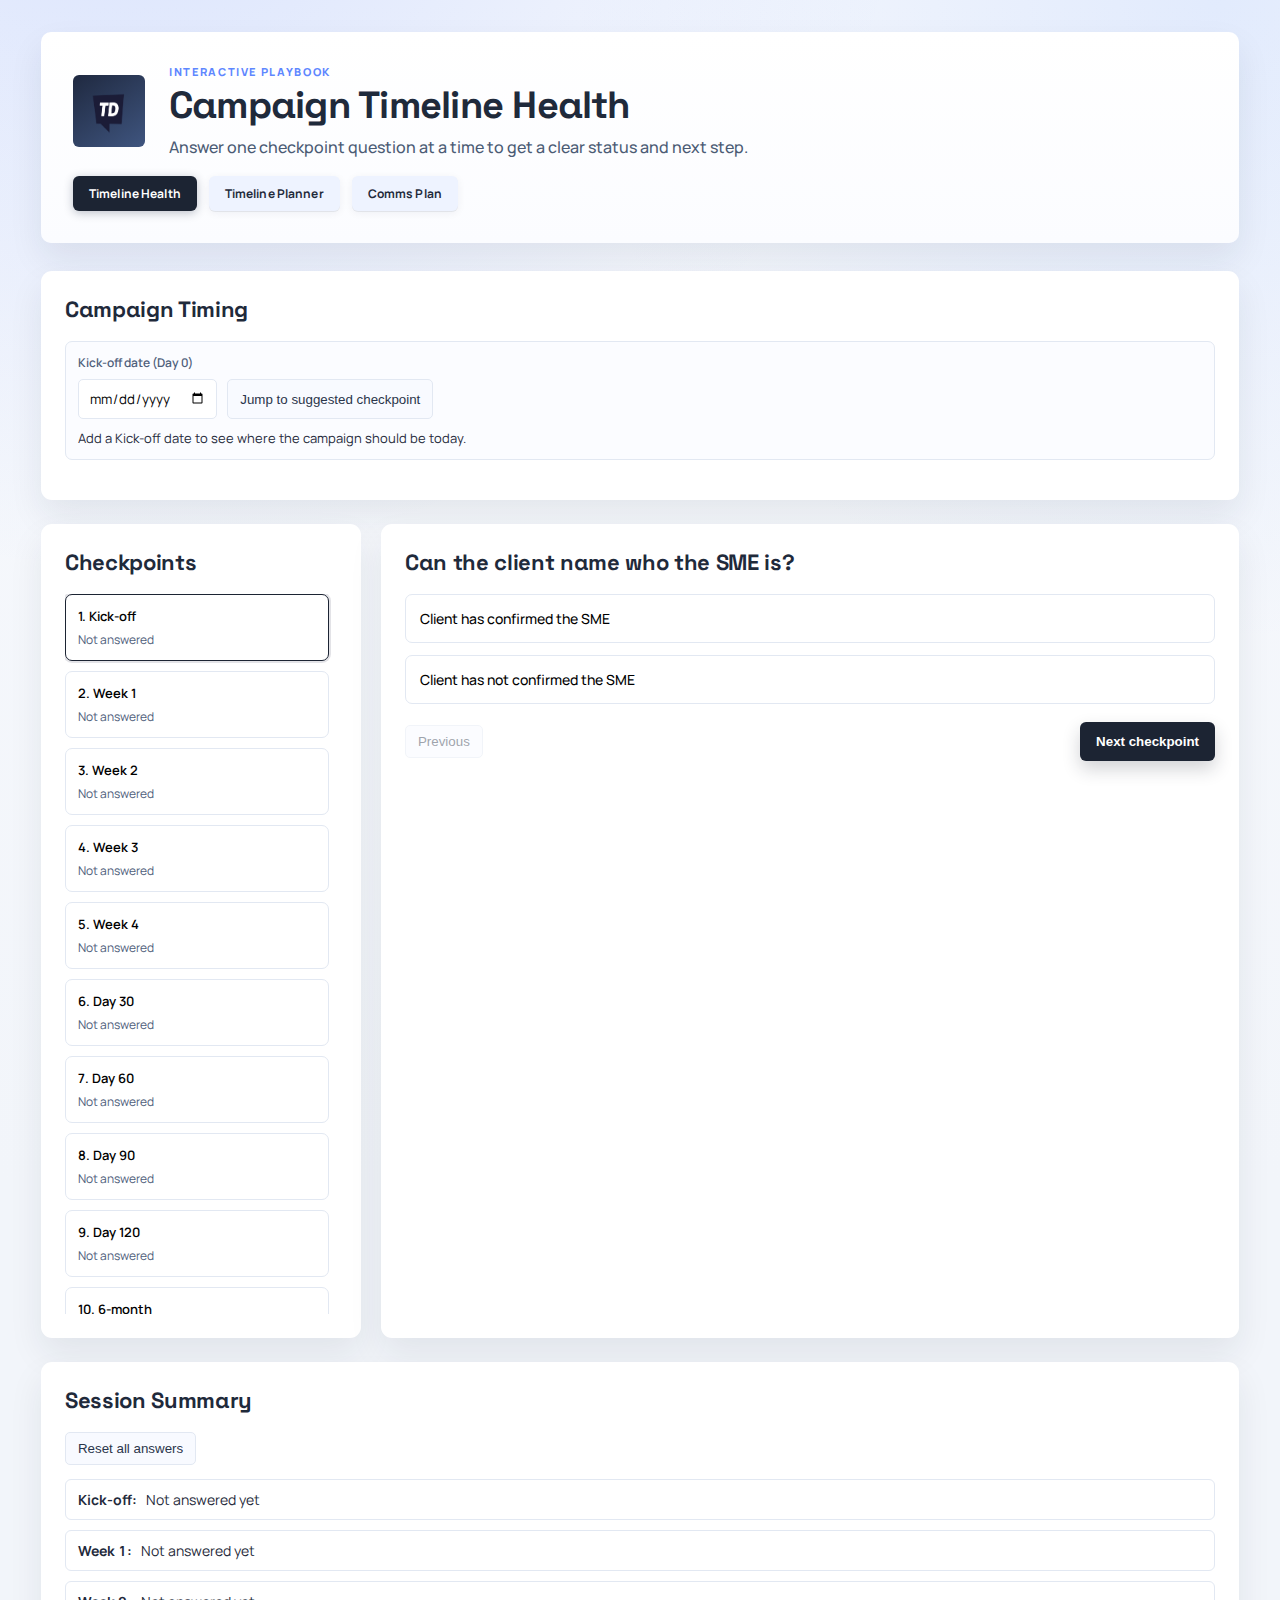
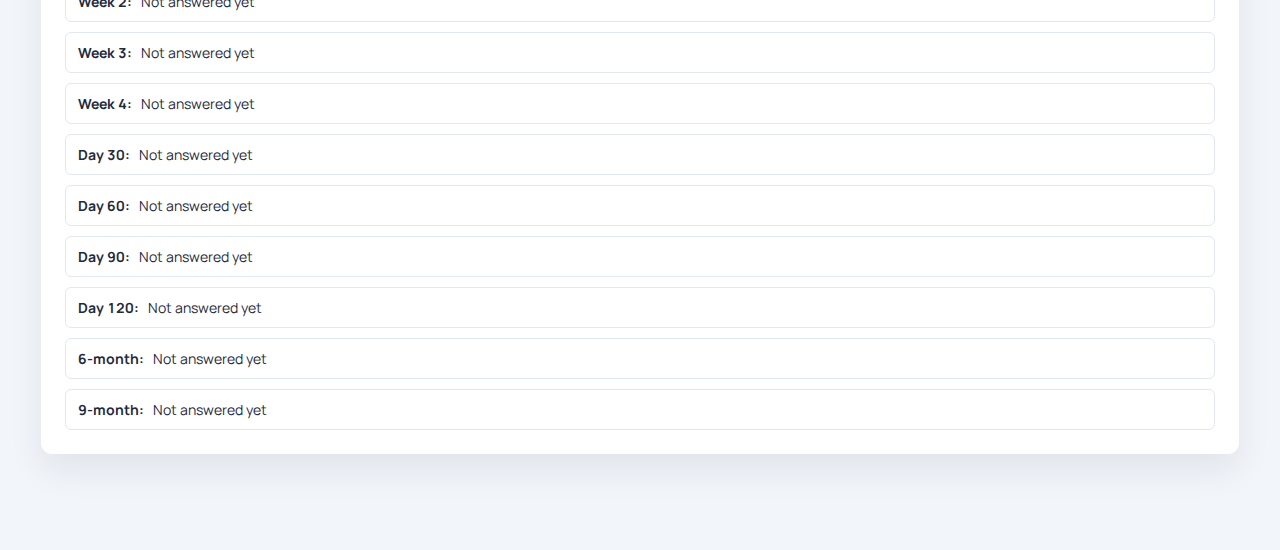
<file: index.html>
<!doctype html>
<html lang="en">
<head>
  <meta charset="utf-8" />
  <meta name="viewport" content="width=device-width, initial-scale=1" />
  <title>Campaign Timeline Health</title>
  <link rel="preconnect" href="https://fonts.googleapis.com">
  <link rel="preconnect" href="https://fonts.gstatic.com" crossorigin>
  <link href="https://fonts.googleapis.com/css2?family=Montserrat:wght@300;400;500;600;700&display=swap" rel="stylesheet">
  <link rel="stylesheet" href="playbook.css" />
  <link rel="stylesheet" href="decision-tool.css" />
</head>
<body>
  <div class="page">
    <header class="hero">
      <div class="brand">
        <img src="TodayDigital_Icon.png" alt="Today Digital" class="logo" />
        <div>
          <p class="eyebrow">Interactive Playbook</p>
          <h1>Campaign Timeline Health</h1>
          <p class="subtitle">Answer one checkpoint question at a time to get a clear status and next step.</p>
        </div>
      </div>
      <div class="nav-links">
        <a href="index.html" class="nav-link active">Timeline Health</a>
        <a href="timeline-planner.html" class="nav-link">Timeline Planner</a>
        <a href="comms.html" class="nav-link">Comms Plan</a>
      </div>
    </header>

    <section class="grid">
      <article class="card full">
        <header class="card-header">
          <h2>Campaign Timing</h2>
          <p>Set Kick-off date (Day 0) to calculate where the campaign should be now.</p>
        </header>
        <div class="card-body">
          <div class="ko-planner">
            <label for="koDateInput">Kick-off date (Day 0)</label>
            <div class="ko-controls">
              <input id="koDateInput" type="date" />
              <button id="jumpSuggested" class="ghost" type="button">Jump to suggested checkpoint</button>
            </div>
            <p id="koContext" class="ko-context">Add a Kick-off date to see where the campaign should be today.</p>
          </div>
        </div>
      </article>
    </section>

    <section class="decision-layout">
      <article class="card decision-rail">
        <header class="card-header">
          <h2>Checkpoints</h2>
          <p>Pick a checkpoint or follow in order.</p>
        </header>
        <div class="card-body" id="checkpointRail"></div>
      </article>

      <article class="card decision-main">
        <header class="card-header">
          <p class="eyebrow" id="checkpointLabel"></p>
          <h2 id="questionText"></h2>
          <p id="progressText" class="subtitle"></p>
        </header>

        <div class="card-body">
          <div id="optionsContainer" class="options-grid"></div>

          <div id="resultCard" class="result-card hidden">
            <div class="result-top">
              <h3 id="selectedAnswer"></h3>
              <span id="statusBadge" class="badge"></span>
            </div>
            <div class="result-copy" id="resultAction"></div>
          </div>

          <div class="decision-controls">
            <button id="prevBtn" class="ghost">Previous</button>
            <button id="nextBtn" class="primary-link">Next checkpoint</button>
          </div>
        </div>
      </article>
    </section>

    <section class="grid">
      <article class="card full">
        <header class="card-header">
          <h2>Session Summary</h2>
          <p>Track what has been answered and current status at each checkpoint.</p>
        </header>
        <div class="card-body">
          <div class="summary-controls">
            <button id="resetAll" class="ghost">Reset all answers</button>
          </div>
          <div id="summaryList" class="summary-list"></div>
        </div>
      </article>
    </section>
  </div>

  <script src="campaign-health-model.js"></script>
  <script src="decision-tool.js"></script>
</body>
</html>
</file>
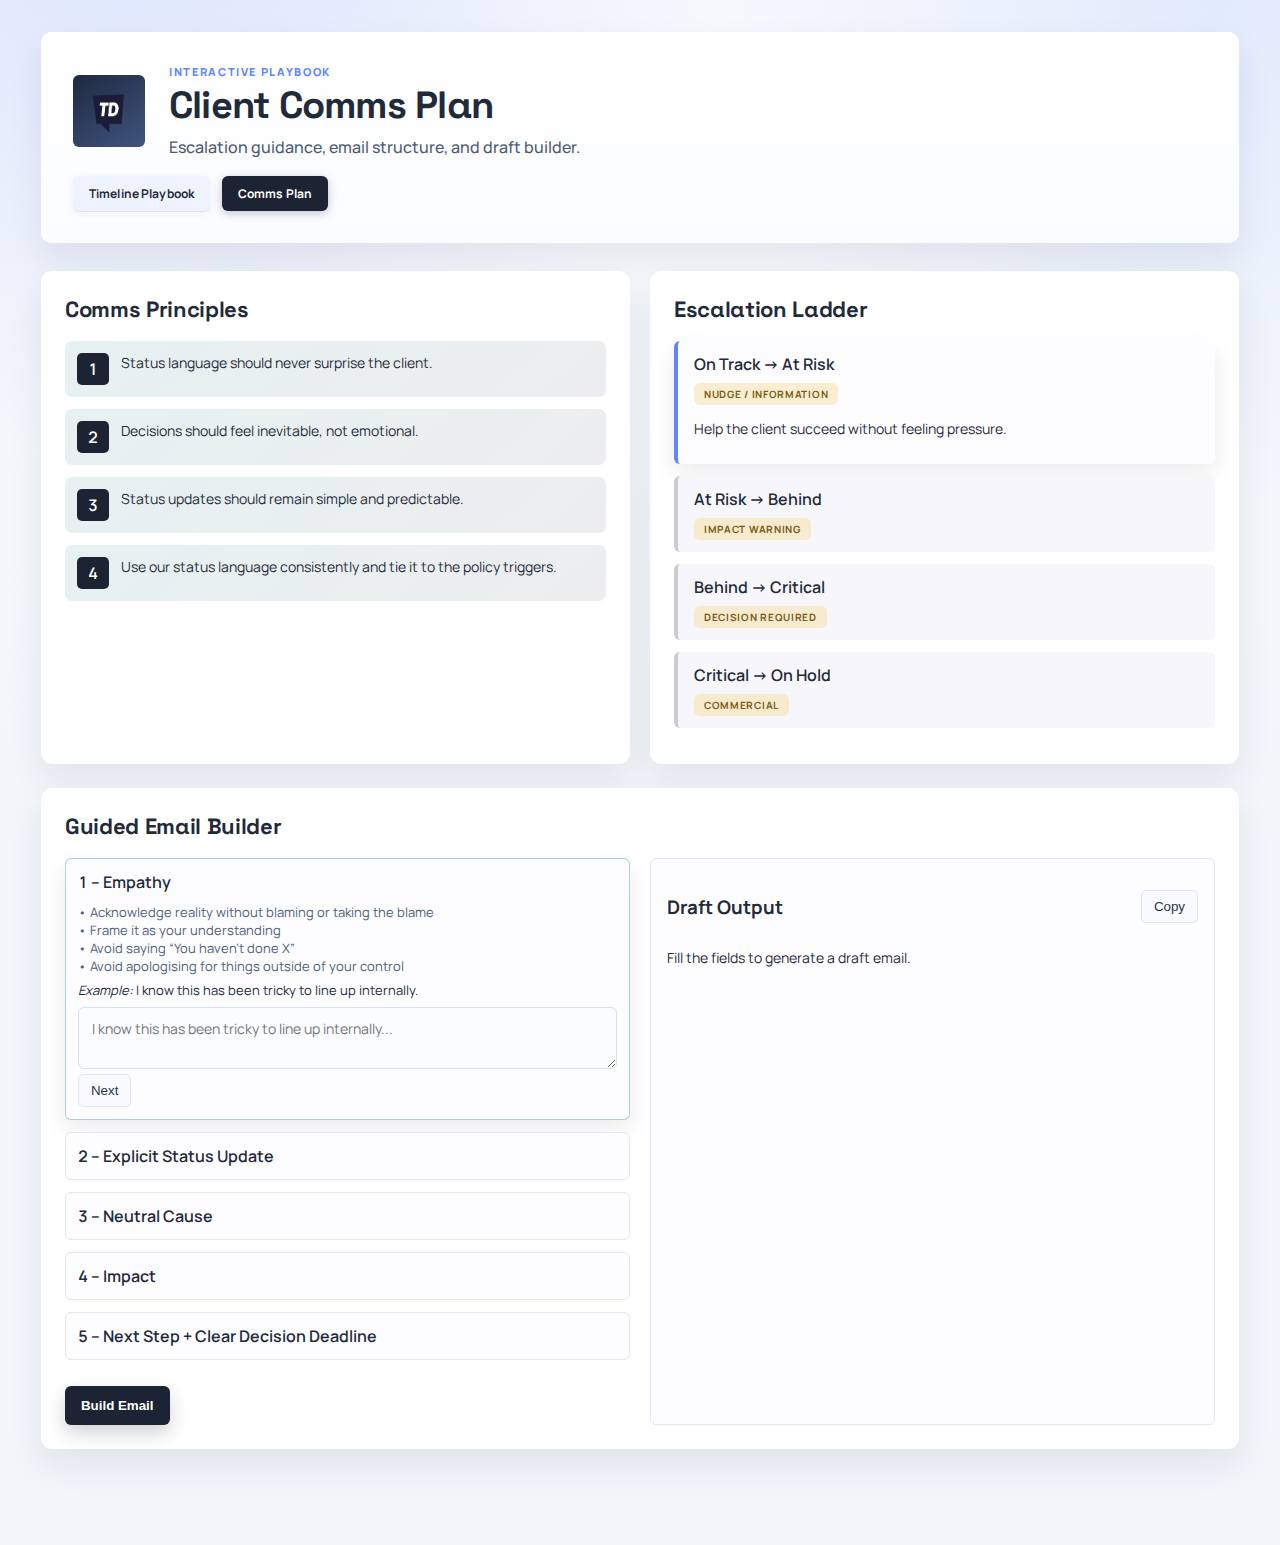
<file: comms.html>
<!doctype html>
<html lang="en">
<head>
  <meta charset="utf-8" />
  <meta name="viewport" content="width=device-width, initial-scale=1" />
  <title>Campaign Client Comms Plan</title>
  <link rel="preconnect" href="https://fonts.googleapis.com">
  <link rel="preconnect" href="https://fonts.gstatic.com" crossorigin>
  <link href="https://fonts.googleapis.com/css2?family=Montserrat:wght@300;400;500;600;700&display=swap" rel="stylesheet">
  <link rel="stylesheet" href="playbook.css" />
</head>
<body>
  <div class="page">
    <header class="hero">
      <div class="brand">
        <img src="TodayDigital_Icon.png" alt="Today Digital" class="logo" />
        <div>
          <p class="eyebrow">Interactive Playbook</p>
          <h1>Client Comms Plan</h1>
          <p class="subtitle">Escalation guidance, email structure, and draft builder.</p>
        </div>
      </div>
      <div class="nav-links">
        <a href="index.html" class="nav-link">Timeline Playbook</a>
        <a href="comms.html" class="nav-link active">Comms Plan</a>
      </div>
    </header>

    <section class="grid">
      <article class="card" id="notes">
        <header class="card-header">
          <h2>Comms Principles</h2>
          <p>Keep client status language predictable and fair.</p>
        </header>
        <div class="card-body" id="principles"></div>
      </article>

      <article class="card" id="escalationLadder">
        <header class="card-header">
          <h2>Escalation Ladder</h2>
          <p>Keep comms aligned with the escalation level.</p>
        </header>
        <div class="card-body" id="escalationSteps"></div>
      </article>
    </section>

    <section class="grid">
      <article class="card full" id="emailBuilder">
        <header class="card-header">
          <h2>Guided Email Builder</h2>
          <p>Each section includes guidance and an editable input.</p>
        </header>
        <div class="card-body builder">
          <div class="builder-form" id="guidedFields"></div>
          <div class="builder-output">
            <div class="output-header">
              <h3>Draft Output</h3>
              <button class="ghost" id="copyEmail">Copy</button>
            </div>
            <pre id="emailOutput">Fill the fields to generate a draft email.</pre>
          </div>
        </div>
      </article>
    </section>
  </div>

  <script src="comms.js"></script>
</body>
</html>
</file>
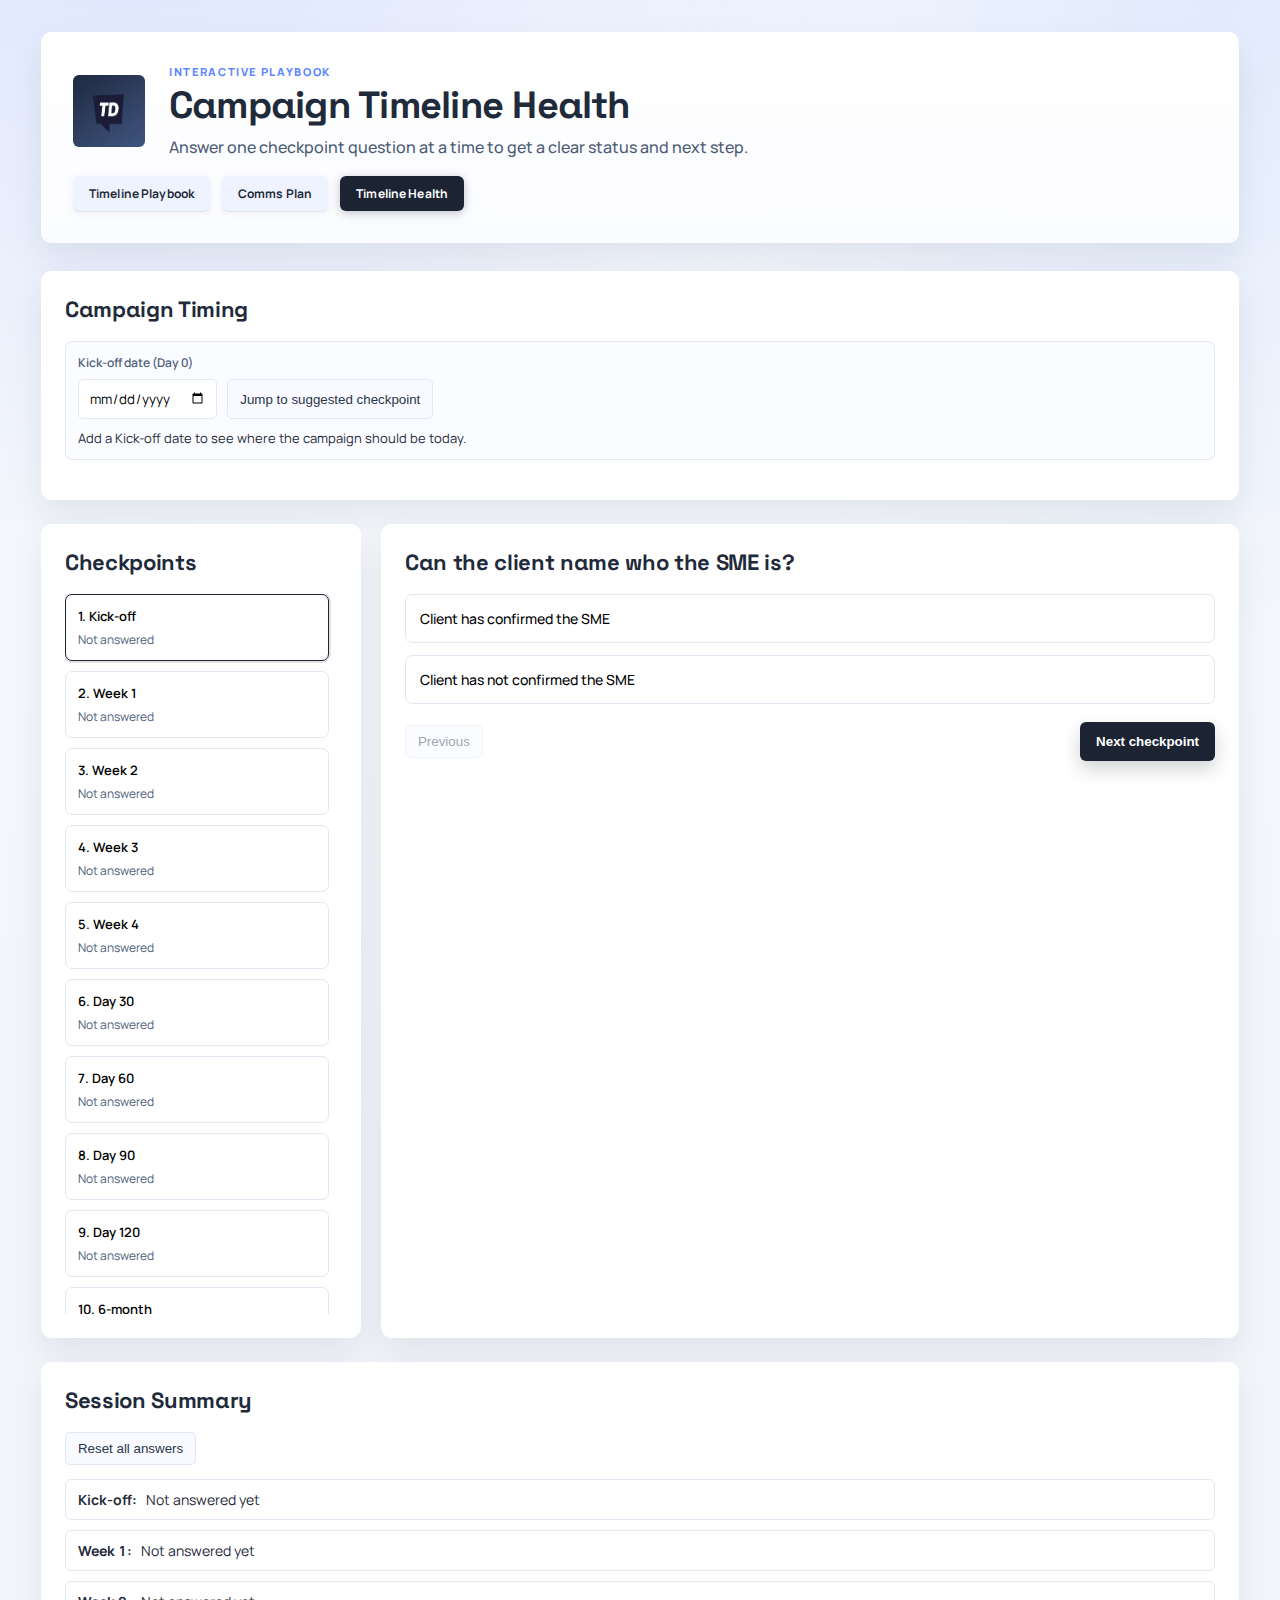
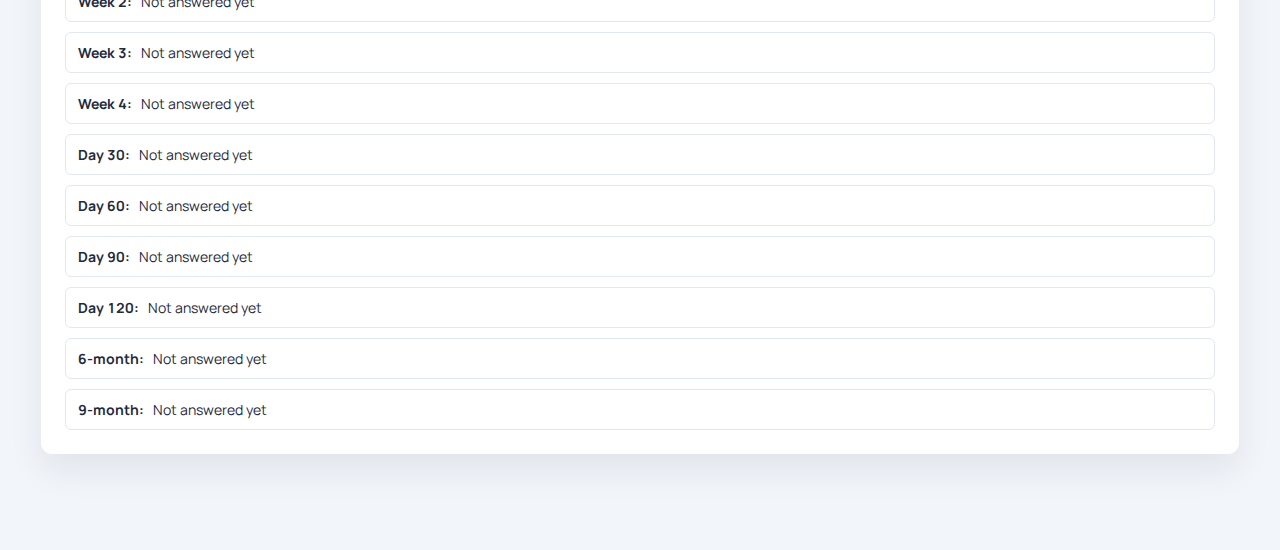
<file: decision-tool.html>
<!doctype html>
<html lang="en">
<head>
  <meta charset="utf-8" />
  <meta name="viewport" content="width=device-width, initial-scale=1" />
  <title>Campaign Timeline Health</title>
  <link rel="preconnect" href="https://fonts.googleapis.com">
  <link rel="preconnect" href="https://fonts.gstatic.com" crossorigin>
  <link href="https://fonts.googleapis.com/css2?family=Montserrat:wght@300;400;500;600;700&display=swap" rel="stylesheet">
  <link rel="stylesheet" href="playbook.css" />
  <link rel="stylesheet" href="decision-tool.css" />
</head>
<body>
  <div class="page">
    <header class="hero">
      <div class="brand">
        <img src="TodayDigital_Icon.png" alt="Today Digital" class="logo" />
        <div>
          <p class="eyebrow">Interactive Playbook</p>
          <h1>Campaign Timeline Health</h1>
          <p class="subtitle">Answer one checkpoint question at a time to get a clear status and next step.</p>
        </div>
      </div>
      <div class="nav-links">
        <a href="index.html" class="nav-link">Timeline Playbook</a>
        <a href="comms.html" class="nav-link">Comms Plan</a>
        <a href="decision-tool.html" class="nav-link active">Timeline Health</a>
      </div>
    </header>

    <section class="grid">
      <article class="card full">
        <header class="card-header">
          <h2>Campaign Timing</h2>
          <p>Set Kick-off date (Day 0) to calculate where the campaign should be now.</p>
        </header>
        <div class="card-body">
          <div class="ko-planner">
            <label for="koDateInput">Kick-off date (Day 0)</label>
            <div class="ko-controls">
              <input id="koDateInput" type="date" />
              <button id="jumpSuggested" class="ghost" type="button">Jump to suggested checkpoint</button>
            </div>
            <p id="koContext" class="ko-context">Add a Kick-off date to see where the campaign should be today.</p>
          </div>
        </div>
      </article>
    </section>

    <section class="decision-layout">
      <article class="card decision-rail">
        <header class="card-header">
          <h2>Checkpoints</h2>
          <p>Pick a checkpoint or follow in order.</p>
        </header>
        <div class="card-body" id="checkpointRail"></div>
      </article>

      <article class="card decision-main">
        <header class="card-header">
          <p class="eyebrow" id="checkpointLabel"></p>
          <h2 id="questionText"></h2>
          <p id="progressText" class="subtitle"></p>
        </header>

        <div class="card-body">
          <div id="optionsContainer" class="options-grid"></div>

          <div id="resultCard" class="result-card hidden">
            <div class="result-top">
              <h3 id="selectedAnswer"></h3>
              <span id="statusBadge" class="badge"></span>
            </div>
            <div class="result-copy" id="resultAction"></div>
          </div>

          <div class="decision-controls">
            <button id="prevBtn" class="ghost">Previous</button>
            <button id="nextBtn" class="primary-link">Next checkpoint</button>
          </div>
        </div>
      </article>
    </section>

    <section class="grid">
      <article class="card full">
        <header class="card-header">
          <h2>Session Summary</h2>
          <p>Track what has been answered and current status at each checkpoint.</p>
        </header>
        <div class="card-body">
          <div class="summary-controls">
            <button id="resetAll" class="ghost">Reset all answers</button>
          </div>
          <div id="summaryList" class="summary-list"></div>
        </div>
      </article>
    </section>
  </div>

  <script src="decision-tool.js"></script>
</body>
</html>
</file>
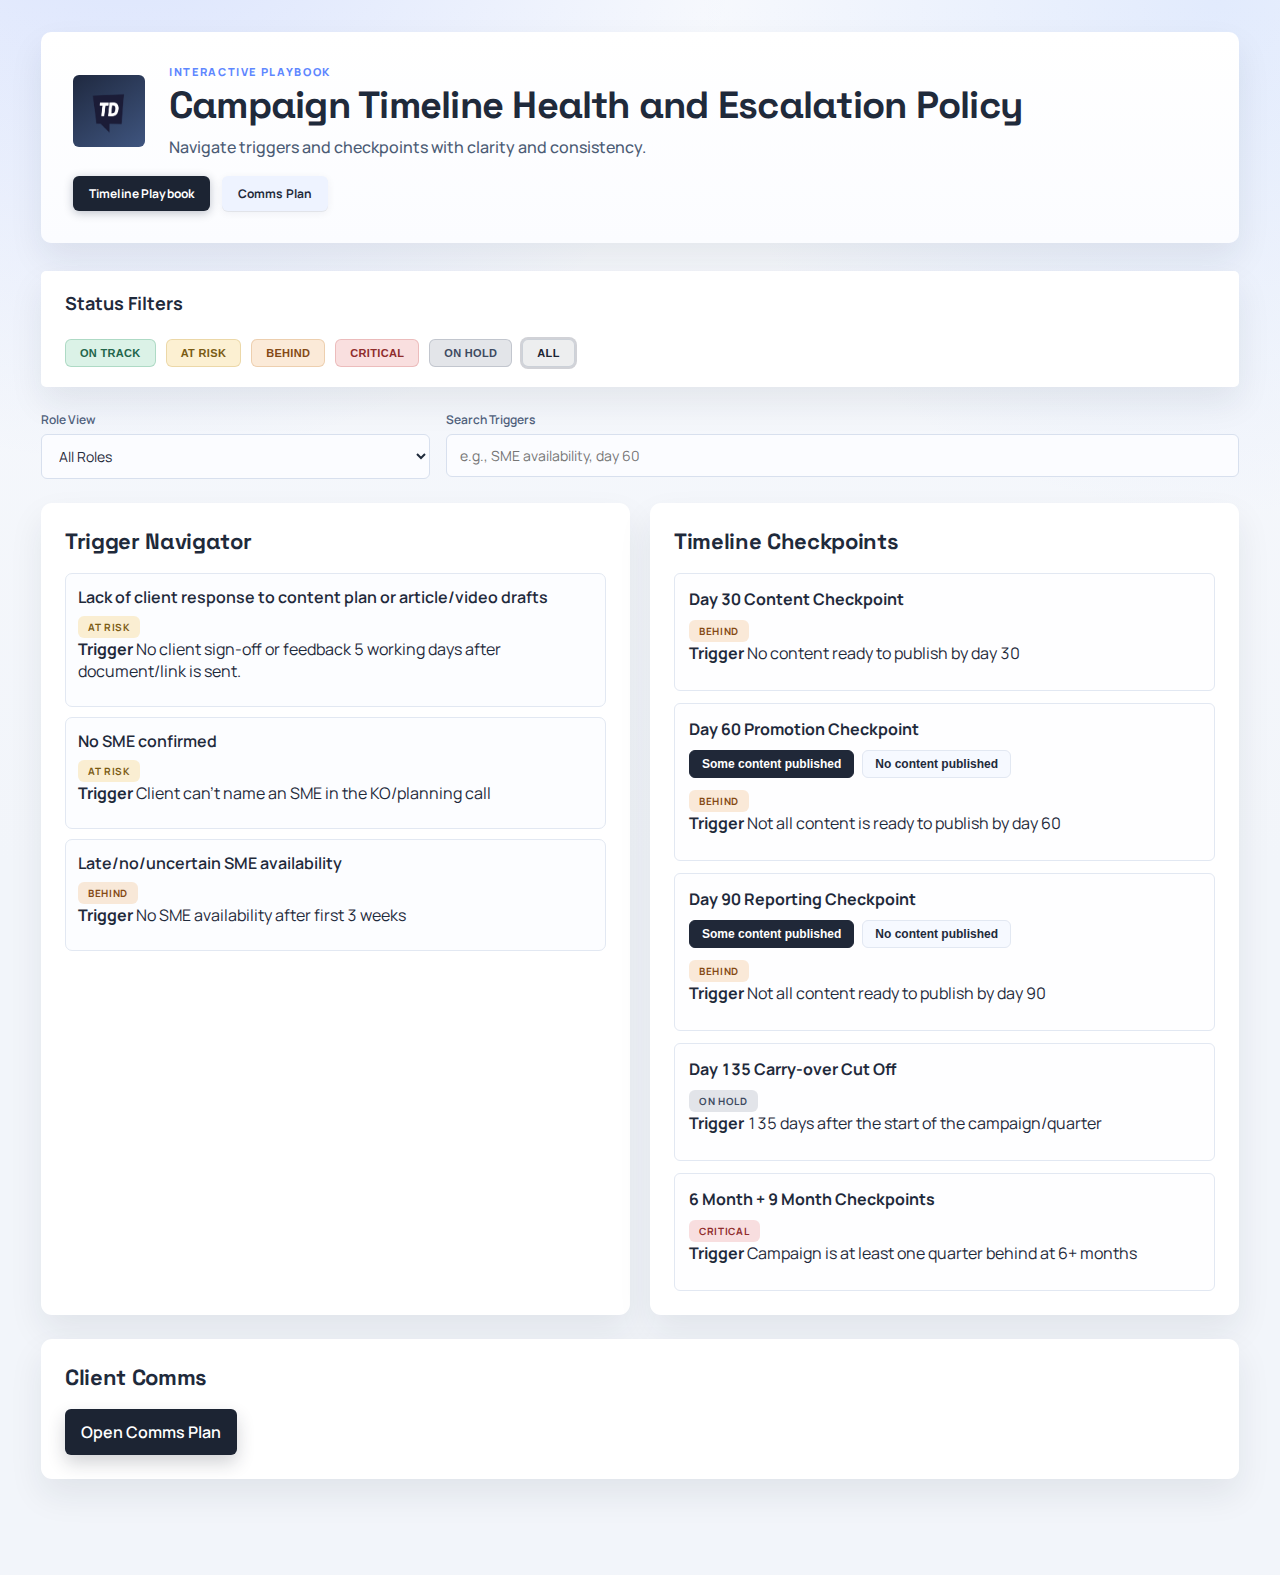
<file: playbook.html>
<!doctype html>
<html lang="en">
<head>
  <meta charset="utf-8" />
  <meta name="viewport" content="width=device-width, initial-scale=1" />
  <title>Campaign Timeline Health and Escalation Playbook</title>
  <link rel="preconnect" href="https://fonts.googleapis.com">
  <link rel="preconnect" href="https://fonts.gstatic.com" crossorigin>
  <link href="https://fonts.googleapis.com/css2?family=Montserrat:wght@300;400;500;600;700&display=swap" rel="stylesheet">
  <link rel="stylesheet" href="playbook.css" />
</head>
<body>
  <div class="page">
    <header class="hero">
      <div class="brand">
        <img src="TodayDigital_Icon.png" alt="Today Digital" class="logo" />
        <div>
          <p class="eyebrow">Interactive Playbook</p>
          <h1>Campaign Timeline Health and Escalation Policy</h1>
          <p class="subtitle">Navigate triggers and checkpoints with clarity and consistency.</p>
        </div>
      </div>
      <div class="nav-links">
        <a href="playbook.html" class="nav-link active">Timeline Playbook</a>
        <a href="comms.html" class="nav-link">Comms Plan</a>
      </div>
    </header>

    <section class="status-section">
      <h2>Status Filters</h2>
      <div class="status-bar" id="statusBar">
        <button class="status-chip status-ontrack" data-status="On Track">On Track</button>
        <button class="status-chip status-risk" data-status="At Risk">At Risk</button>
        <button class="status-chip status-behind" data-status="Behind">Behind</button>
        <button class="status-chip status-critical" data-status="Critical">Critical</button>
        <button class="status-chip status-hold" data-status="On Hold">On Hold</button>
        <button class="status-chip status-all active" data-status="all">All</button>
      </div>
    </section>

    <section class="controls">
      <div class="control">
        <label for="roleFilter">Role View</label>
        <select id="roleFilter">
          <option value="all">All Roles</option>
          <option value="CSM">CSM</option>
          <option value="AM">AM</option>
          <option value="CC">CC</option>
        </select>
      </div>
      <div class="control grow">
        <label for="searchInput">Search Triggers</label>
        <input id="searchInput" type="search" placeholder="e.g., SME availability, day 60" />
      </div>
    </section>

    <section class="grid">
      <article class="card" id="triggerNavigator">
        <header class="card-header">
          <h2>Trigger Navigator</h2>
          <p>Pick a delay trigger to see status, impact, and actions.</p>
        </header>
        <div class="card-body">
          <div class="trigger-list" id="triggerList"></div>
        </div>
      </article>

      <article class="card" id="timelineFlow">
        <header class="card-header">
          <h2>Timeline Checkpoints</h2>
          <p>Day 30, 60, 90, 135 and 6–9 month decision points.</p>
        </header>
        <div class="card-body timeline" id="timelineContainer"></div>
      </article>
    </section>

    <section class="grid">
      <article class="card full">
        <header class="card-header">
          <h2>Client Comms</h2>
          <p>Need the comms plan, escalation ladder, or email builder? Head to the comms page.</p>
        </header>
        <div class="card-body">
          <a class="primary-link" href="comms.html">Open Comms Plan</a>
        </div>
      </article>
    </section>
  </div>

  <script src="playbook.js"></script>
</body>
</html>
</file>
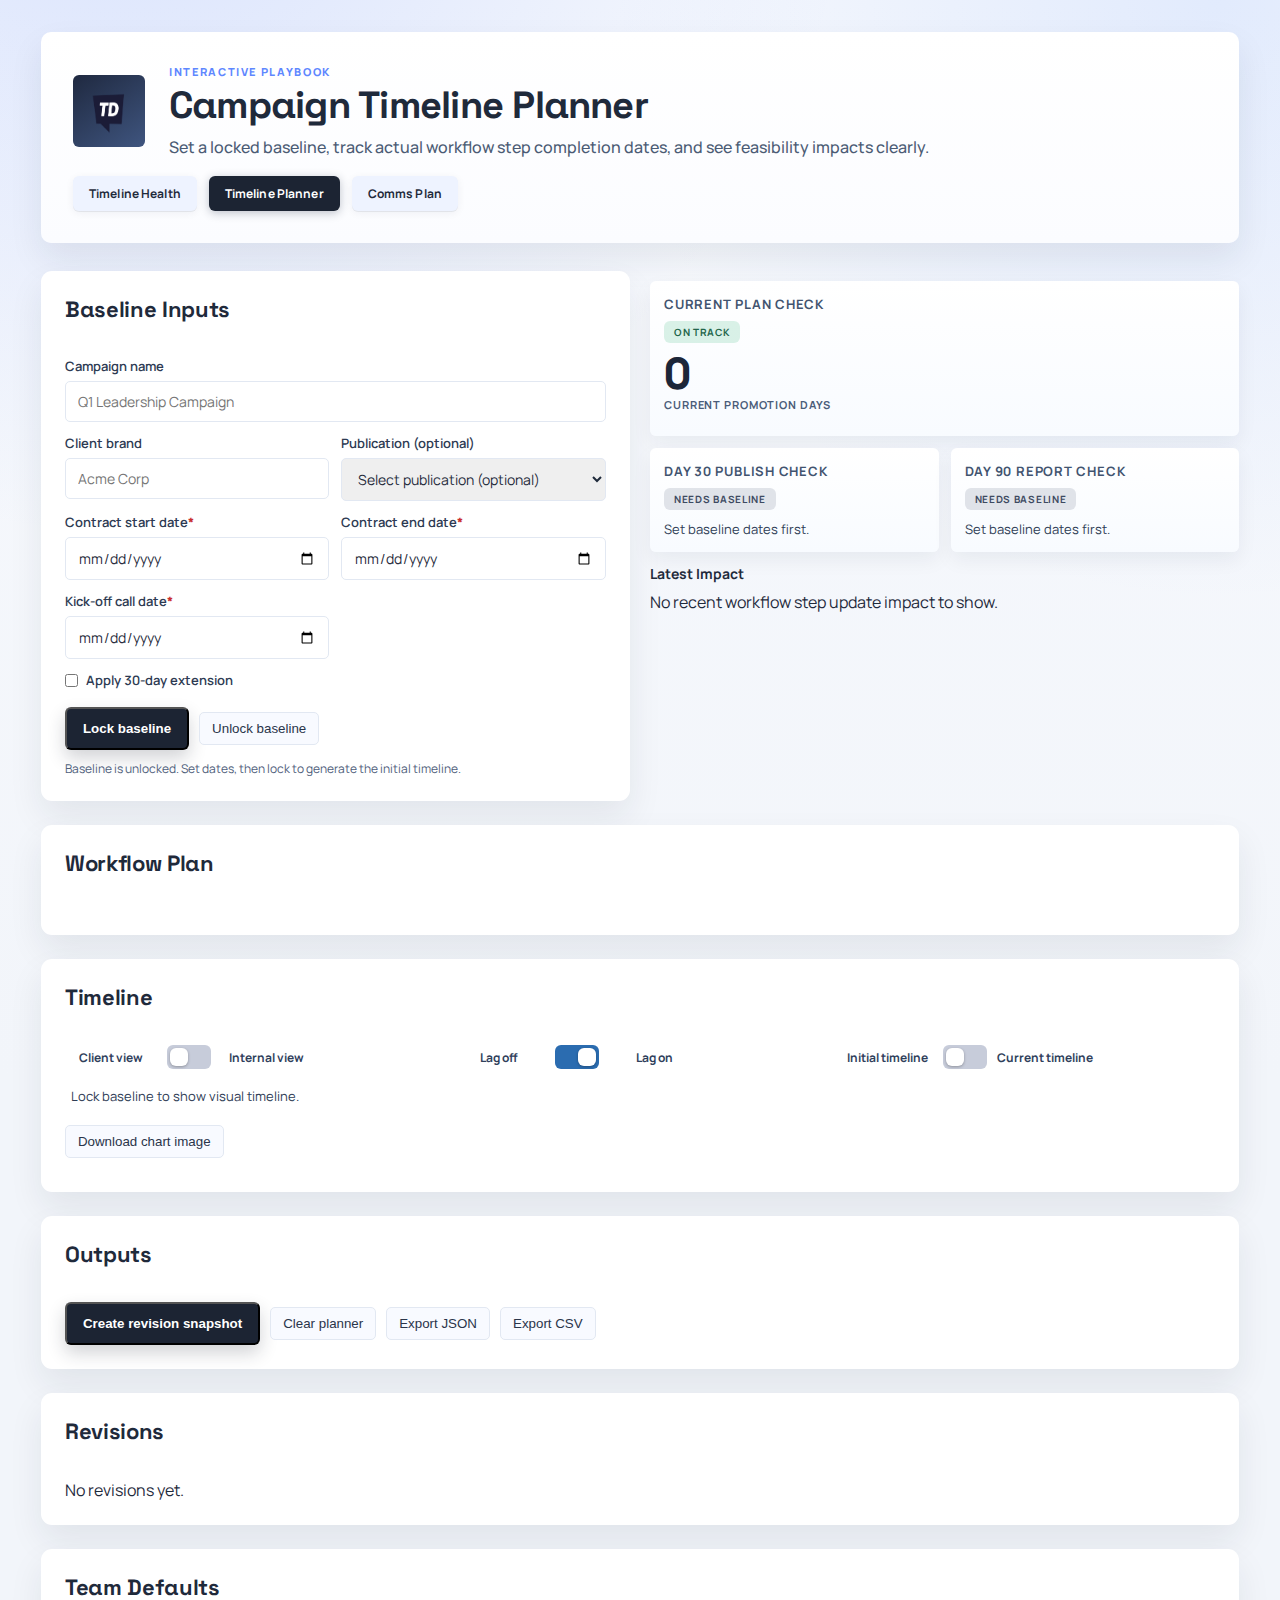
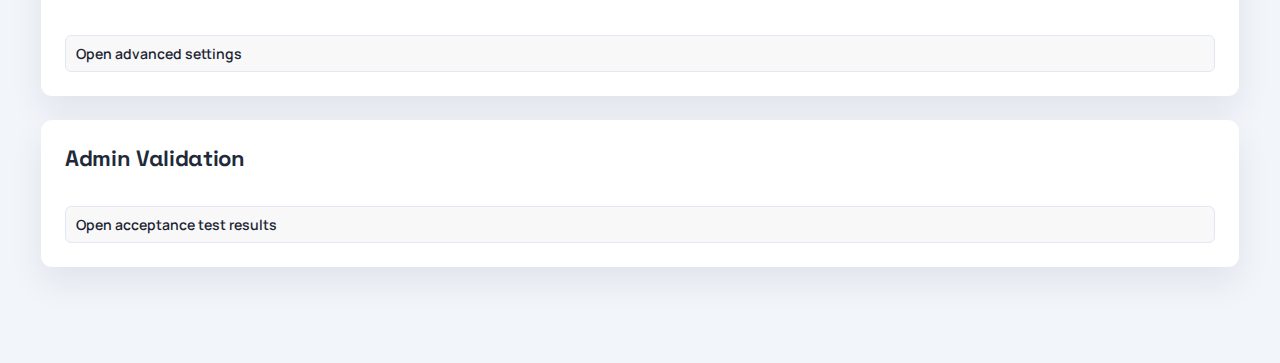
<file: timeline-planner.html>
<!doctype html>
<html lang="en">
<head>
  <meta charset="utf-8" />
  <meta name="viewport" content="width=device-width, initial-scale=1" />
  <title>Campaign Timeline Planner</title>
  <link rel="preconnect" href="https://fonts.googleapis.com">
  <link rel="preconnect" href="https://fonts.gstatic.com" crossorigin>
  <link href="https://fonts.googleapis.com/css2?family=Montserrat:wght@300;400;500;600;700&display=swap" rel="stylesheet">
  <link rel="stylesheet" href="playbook.css" />
  <link rel="stylesheet" href="timeline-planner.css" />
</head>
<body>
  <div class="page">
    <header class="hero">
      <div class="brand">
        <img src="TodayDigital_Icon.png" alt="Today Digital" class="logo" />
        <div>
          <p class="eyebrow">Interactive Playbook</p>
          <h1>Campaign Timeline Planner</h1>
          <p class="subtitle">Set a locked baseline, track actual workflow step completion dates, and see feasibility impacts clearly.</p>
        </div>
      </div>
      <div class="nav-links">
        <a href="index.html" class="nav-link">Timeline Health</a>
        <a href="timeline-planner.html" class="nav-link active">Timeline Planner</a>
        <a href="comms.html" class="nav-link">Comms Plan</a>
      </div>
    </header>

    <section class="grid planner-grid">
      <article class="card">
        <header class="card-header">
          <h2>Baseline Inputs</h2>
          <p>Enter contracted dates and KO once, then lock them. These dates drive the initial timeline.</p>
        </header>
        <div class="card-body form-grid">
          <label class="full-row">Campaign name
            <input id="campaignName" type="text" placeholder="Q1 Leadership Campaign" />
          </label>
          <div class="meta-pair">
            <label>Client brand
              <input id="clientBrand" type="text" placeholder="Acme Corp" />
            </label>
            <label>Publication (optional)
              <select id="publication">
                <option value="">Select publication (optional)</option>
                <option value="CX Today">CX Today</option>
                <option value="UC Today">UC Today</option>
              </select>
            </label>
          </div>
          <div class="date-pair">
            <label><span class="label-text">Contract start date<span class="required-star">*</span></span>
              <input id="contractStartDate" type="date" />
            </label>
            <label><span class="label-text">Contract end date<span class="required-star">*</span></span>
              <input id="contractEndDate" type="date" />
            </label>
          </div>
          <label><span class="label-text">Kick-off call date<span class="required-star">*</span></span>
            <input id="kickoffDate" type="date" />
          </label>
          <div class="extension-pair">
            <label class="check-row"><input id="extension30Days" type="checkbox" /> Apply 30-day extension</label>
          </div>
        </div>
        <div class="card-body actions-row">
          <button id="lockBaseline" class="primary-link" type="button">Lock baseline</button>
          <button id="unlockBaseline" class="ghost" type="button">Unlock baseline</button>
          <span id="baselineLockState" class="save-hint"></span>
        </div>
      </article>
      <section class="impact-panel">
        <div class="impact-body">
          <div id="statusCards" class="status-cards"></div>
          <div class="impact-wrap">
            <h3 class="mini-title">Latest Impact</h3>
            <div id="impactSummary"></div>
          </div>
        </div>
      </section>
    </section>

    <section class="grid">
      <article class="card full">
        <header class="card-header">
          <h2>Workflow Plan</h2>
          <p>Use one view for initial windows, actual completion dates, variance, and current completion.</p>
        </header>
        <div class="card-body">
          <div id="workflowTrackerTable"></div>
        </div>
      </article>
    </section>

    <section class="grid">
      <article class="card full">
        <header class="card-header">
          <h2>Timeline</h2>
          <p>Full-width phase bands for Production, Promotion, and Reporting, with workflow timing and completion markers.</p>
        </header>
        <div class="card-body">
          <div class="chart-controls">
            <label class="toggle-row toggle-pair">
              <span class="toggle-side">Client view</span>
              <span class="switch"><input id="chartInternalView" type="checkbox" /><span class="slider"></span></span>
              <span class="toggle-side">Internal view</span>
            </label>
            <label class="toggle-row toggle-pair">
              <span class="toggle-side">Lag off</span>
              <span class="switch"><input id="showLagOnCharts" type="checkbox" checked /><span class="slider"></span></span>
              <span class="toggle-side">Lag on</span>
            </label>
            <label class="toggle-row toggle-pair">
              <span class="toggle-side">Initial timeline</span>
              <span class="switch"><input id="showProjectedOnCharts" type="checkbox" /><span class="slider"></span></span>
              <span class="toggle-side">Current timeline</span>
            </label>
          </div>
          <div id="timelineVisualMain" class="timeline-visual"></div>
          <div class="timeline-actions">
            <button id="downloadMainChart" class="ghost" type="button">Download chart image</button>
          </div>
        </div>
      </article>
    </section>

    <section class="grid">
      <article class="card full">
        <header class="card-header">
          <h2>Outputs</h2>
          <p>Export baseline + initial + actual timeline data, or capture a revision snapshot.</p>
        </header>
        <div class="card-body actions-row">
          <button id="createRevision" class="primary-link" type="button">Create revision snapshot</button>
          <button id="resetPlanner" class="ghost" type="button">Clear planner</button>
          <button id="exportJson" class="ghost" type="button">Export JSON</button>
          <button id="exportCsv" class="ghost" type="button">Export CSV</button>
          <span id="saveHint" class="save-hint"></span>
        </div>
      </article>
    </section>

    <section class="grid">
      <article class="card full">
        <header class="card-header">
          <h2>Revisions</h2>
          <p>Snapshots preserve baseline, policy, and current state over time.</p>
        </header>
        <div class="card-body" id="revisionsList"></div>
      </article>
    </section>

    <section class="grid">
      <article class="card full">
        <header class="card-header">
          <h2>Team Defaults</h2>
          <p>Advanced settings for admins. Most CSMs can keep defaults.</p>
        </header>
        <div class="card-body">
          <details class="advanced-panel">
            <summary>Open advanced settings</summary>
            <div class="form-grid advanced-grid">
              <label class="check-row"><input id="useBusinessDays" type="checkbox" /> Use business days in date offsets (UK bank holidays + Christmas shutdown excluded)</label>
            </div>
          </details>
        </div>
      </article>
    </section>

    <section class="grid">
      <article class="card full">
        <header class="card-header">
          <h2>Admin Validation</h2>
          <p>Optional acceptance tests for planner integrity.</p>
        </header>
        <div class="card-body">
          <details class="advanced-panel">
            <summary>Open acceptance test results</summary>
            <div class="actions-row">
              <button id="runTests" class="ghost" type="button">Run acceptance tests</button>
            </div>
            <div id="testResults">Not run yet.</div>
          </details>
        </div>
      </article>
    </section>
  </div>

  <script src="timeline-planner.js"></script>
</body>
</html>
</file>
<file: playbook.css>
@import url("https://fonts.googleapis.com/css2?family=Manrope:wght@400;500;600;700;800&family=Space+Grotesk:wght@500;600;700&display=swap");

:root {
  --primary: #1c2433;
  --secondary: #5e87ff;
  --white: #ffffff;
  --bg: #f2f5fa;
  --text: #1f2a3b;
  --muted: #4f607b;
  --border: #e2e8f2;
  --shadow: 0 16px 34px rgba(22, 34, 54, 0.08);
  --status-green: #4cbf88;
  --status-yellow: #f3c95d;
  --status-orange: #f0a95a;
  --status-red: #e47a7a;
  --status-dark: #7e899d;
}

* {
  box-sizing: border-box;
}

body {
  margin: 0;
  font-family: "Manrope", sans-serif;
  color: var(--text);
  background:
    radial-gradient(circle at 10% -10%, rgba(94, 135, 255, 0.2), transparent 30%),
    radial-gradient(circle at 95% 0%, rgba(129, 170, 255, 0.18), transparent 26%),
    linear-gradient(180deg, #f7f9fd 0%, var(--bg) 55%);
  font-feature-settings: "tnum" 1, "ss01" 1;
}

.page {
  width: 100%;
  max-width: none;
  margin: 0;
  padding: 32px clamp(16px, 3.2vw, 44px) 72px;
}

.hero {
  background: linear-gradient(180deg, #ffffff 0%, #fbfcff 100%);
  border-radius: 10px;
  border: none;
  padding: 32px;
  box-shadow: var(--shadow);
  margin-bottom: 28px;
}

.status-section {
  background: var(--white);
  border-radius: 5px;
  padding: 20px 24px;
  box-shadow: var(--shadow);
  margin-bottom: 24px;
}

.status-section h2 {
  margin: 0 0 12px;
  font-size: 18px;
}

.nav-links {
  display: flex;
  gap: 12px;
  margin-top: 18px;
  flex-wrap: wrap;
}

.nav-link {
  text-decoration: none;
  padding: 9px 16px;
  border-radius: 6px;
  border: none;
  color: var(--text);
  font-size: 12px;
  font-weight: 700;
  letter-spacing: 0.01em;
  background: #eef3ff;
  box-shadow: 0 1px 0 rgba(21, 35, 61, 0.08), 0 2px 8px rgba(21, 35, 61, 0.06);
}

.nav-link.active {
  background: var(--primary);
  color: var(--white);
  box-shadow: 0 2px 10px rgba(27, 40, 64, 0.28);
}

.brand {
  display: flex;
  gap: 24px;
  align-items: center;
}

.logo {
  width: 72px;
  height: 72px;
  border-radius: 6px;
  background: linear-gradient(145deg, #1f2940 0%, #3f557f 100%);
  padding: 8px;
}

.eyebrow {
  margin: 0 0 6px;
  text-transform: uppercase;
  letter-spacing: 0.15em;
  font-size: 11px;
  color: var(--secondary);
  font-weight: 800;
}

h1 {
  margin: 0 0 10px;
  font-family: "Space Grotesk", sans-serif;
  font-size: 38px;
  line-height: 1.08;
  letter-spacing: -0.02em;
}

.subtitle {
  margin: 0;
  color: #4b5b74;
  font-weight: 500;
}

.status-bar {
  display: flex;
  flex-wrap: wrap;
  gap: 10px;
  margin-top: 24px;
}

.status-chip {
  padding: 7px 14px;
  border-radius: 6px;
  font-size: 11px;
  font-weight: 700;
  border: 1px solid transparent;
  cursor: pointer;
  letter-spacing: 0.03em;
  text-transform: uppercase;
}

.status-ontrack {
  background: rgba(76, 191, 136, 0.2);
  color: #22654b;
  border-color: rgba(56, 155, 109, 0.28);
}

.status-risk {
  background: rgba(243, 201, 93, 0.28);
  color: #7a5b12;
  border-color: rgba(189, 142, 36, 0.24);
}

.status-behind {
  background: rgba(240, 169, 90, 0.24);
  color: #844915;
  border-color: rgba(194, 123, 45, 0.24);
}

.status-critical {
  background: rgba(228, 122, 122, 0.24);
  color: #8f2c2c;
  border-color: rgba(194, 83, 83, 0.25);
}

.status-hold {
  background: rgba(126, 137, 157, 0.22);
  color: #3d4a61;
  border-color: rgba(97, 108, 129, 0.25);
}

.status-all {
  background: rgba(28, 36, 51, 0.08);
  color: var(--primary);
  border-color: rgba(88, 104, 132, 0.22);
}

.status-chip.active {
  box-shadow: 0 0 0 2px rgba(27, 28, 55, 0.2);
}

.controls {
  display: grid;
  grid-template-columns: repeat(auto-fit, minmax(200px, 1fr));
  gap: 16px;
  margin-bottom: 24px;
}

.control label {
  display: block;
  font-size: 12px;
  font-weight: 600;
  margin-bottom: 6px;
  color: var(--muted);
}

.control select,
.control input,
textarea {
  width: 100%;
  padding: 11px 13px;
  border-radius: 6px;
  border: 1px solid #d8e0ee;
  font-family: "Manrope", sans-serif;
  font-size: 14px;
  background: #fbfcff;
  color: var(--text);
}

.control.grow {
  grid-column: span 2;
}

.grid {
  display: grid;
  grid-template-columns: repeat(auto-fit, minmax(360px, 1fr));
  gap: 20px;
  margin-bottom: 24px;
}

.card {
  background: var(--white);
  border-radius: 11px;
  border: none;
  box-shadow: var(--shadow);
  padding: 24px;
}

.card.full {
  grid-column: 1 / -1;
}

.card-header h2 {
  margin: 0 0 6px;
  font-family: "Space Grotesk", sans-serif;
  font-size: 22px;
  letter-spacing: -0.015em;
}

.card-header p {
  display: none;
}

.card-body {
  margin-top: 18px;
}

.trigger-list {
  display: grid;
  gap: 10px;
}

.trigger-button {
  cursor: pointer;
  border: 1px solid var(--border);
  border-radius: 7px;
  padding: 12px;
  background: #fcfdff;
  text-align: left;
  transition: transform 0.2s ease, box-shadow 0.2s ease;
}

.trigger-button:hover {
  transform: translateY(-2px);
  box-shadow: 0 10px 24px rgba(27, 28, 55, 0.08);
}

.trigger-detail {
  margin-top: 16px;
  border-top: 1px solid var(--border);
  padding-top: 16px;
}

.trigger-body {
  margin-top: 12px;
  display: none;
}

.trigger-button.is-open .trigger-body {
  display: block;
}

.detail-title {
  font-weight: 600;
  margin-bottom: 6px;
}

.detail-status {
  display: inline-block;
  margin-bottom: 10px;
}

.detail-section {
  margin-bottom: 12px;
}

.badge {
  display: inline-block;
  padding: 4px 10px;
  border-radius: 6px;
  font-size: 10px;
  font-weight: 700;
  text-transform: uppercase;
  letter-spacing: 0.07em;
  font-variant-numeric: tabular-nums;
}


.role-tag {
  display: inline-block;
  margin-left: 8px;
  padding: 2px 8px;
  border-radius: 6px;
  font-size: 11px;
  background: rgba(27, 28, 55, 0.08);
}

.timeline {
  display: grid;
  gap: 12px;
}

.timeline-item {
  border: 1px solid var(--border);
  border-radius: 6px;
  padding: 14px;
  background: #fefeff;
}

.timeline-item h3 {
  margin: 0 0 8px;
  font-size: 16px;
}

.timeline-item {
  cursor: pointer;
}

.timeline-body {
  margin-top: 10px;
  display: none;
}

.timeline-item.is-open .timeline-body {
  display: block;
}

.option-toggle {
  display: flex;
  flex-wrap: wrap;
  gap: 8px;
  margin: 10px 0;
}

.option-button {
  border: 1px solid var(--border);
  background: #f6f9ff;
  color: var(--text);
  padding: 6px 12px;
  border-radius: 6px;
  cursor: pointer;
  font-size: 12px;
  font-weight: 600;
}

.option-button.active {
  background: #202838;
  color: var(--white);
  border-color: #202838;
}

.escalation-step {
  border-left: 4px solid rgba(27, 28, 55, 0.2);
  padding: 12px 16px;
  background: #f7f7fb;
  border-radius: 6px;
  margin-bottom: 12px;
}

.escalation-step h3 {
  margin: 0 0 6px;
}

.escalation-header {
  display: flex;
  align-items: center;
  justify-content: space-between;
  cursor: pointer;
}

.escalation-title {
  font-weight: 600;
  margin-bottom: 6px;
}

.escalation-body {
  display: none;
  margin-top: 10px;
  color: var(--text);
  font-size: 14px;
}

.escalation-step.is-open .escalation-body {
  display: block;
}

.escalation-step.is-open {
  background: #fdfdff;
  border-left-color: var(--secondary);
  box-shadow: 0 10px 24px rgba(27, 28, 55, 0.08);
}

.structure-item {
  border: 1px solid var(--border);
  border-radius: 7px;
  padding: 12px;
  margin-bottom: 10px;
  background: #fdfdff;
}

.builder {
  display: grid;
  grid-template-columns: repeat(auto-fit, minmax(280px, 1fr));
  gap: 20px;
}

.builder-form label {
  display: block;
  margin: 12px 0 6px;
  font-size: 12px;
  color: var(--muted);
  font-weight: 600;
}

.guided-block {
  border: 1px solid var(--border);
  border-radius: 6px;
  padding: 12px;
  margin-bottom: 12px;
  background: #fdfdff;
}

.guided-block.is-open {
  border-color: rgba(48, 144, 139, 0.4);
  box-shadow: 0 10px 24px rgba(27, 28, 55, 0.08);
}

.guided-header {
  display: flex;
  align-items: center;
  justify-content: space-between;
  cursor: pointer;
}

.guided-title {
  font-weight: 600;
}

.guided-body {
  display: none;
  margin-top: 10px;
}

.guided-block.is-open .guided-body {
  display: block;
}

.guided-notes {
  color: var(--muted);
  font-size: 13px;
  margin: 6px 0;
}

.guided-example {
  font-size: 13px;
  margin-bottom: 8px;
}

.bucket-group {
  display: flex;
  flex-wrap: wrap;
  gap: 8px;
  padding: 8px;
  border: 1px solid var(--border);
  border-radius: 6px;
  background: #f7f7fb;
}

.bucket-option {
  display: flex;
  align-items: center;
  gap: 6px;
  font-size: 12px;
  color: var(--text);
}

.decision-grid {
  display: grid;
  grid-template-columns: repeat(auto-fit, minmax(220px, 1fr));
  gap: 8px;
  margin-bottom: 8px;
}

.decision-grid input {
  padding: 10px 12px;
  border-radius: 6px;
  border: 1px solid var(--border);
  font-family: "Manrope", sans-serif;
  font-size: 13px;
}

.field-group label {
  display: block;
  font-size: 11px;
  color: var(--muted);
  margin-bottom: 4px;
}

.inline-controls {
  display: flex;
  gap: 8px;
  margin-bottom: 6px;
  flex-wrap: wrap;
}

.inline-controls select {
  flex: 1 1 200px;
}

.builder-form textarea {
  resize: vertical;
}

.primary {
  margin-top: 14px;
  padding: 12px 16px;
  background: var(--primary);
  color: var(--white);
  border: none;
  border-radius: 6px;
  font-weight: 600;
  cursor: pointer;
  box-shadow: 0 8px 18px rgba(28, 36, 51, 0.2);
}

.primary:hover {
  background: #111a2a;
}

.primary-link {
  display: inline-block;
  padding: 12px 16px;
  border-radius: 6px;
  background: var(--primary);
  color: var(--white);
  text-decoration: none;
  font-weight: 600;
  box-shadow: 0 8px 18px rgba(28, 36, 51, 0.2);
}

.primary-link:hover {
  background: #111a2a;
}

.principle-item {
  display: flex;
  gap: 12px;
  align-items: flex-start;
  padding: 12px;
  border-radius: 7px;
  background: linear-gradient(140deg, rgba(48, 144, 139, 0.12), rgba(27, 28, 55, 0.08));
  margin-bottom: 12px;
}

.principle-index {
  width: 32px;
  height: 32px;
  min-width: 32px;
  border-radius: 5px;
  background: var(--primary);
  color: var(--white);
  font-weight: 600;
  display: flex;
  align-items: center;
  justify-content: center;
  font-variant-numeric: tabular-nums;
  line-height: 1;
}

.principle-text {
  font-size: 14px;
  color: var(--text);
}

.ghost {
  padding: 8px 12px;
  border: 1px solid var(--border);
  background: #f8faff;
  border-radius: 5px;
  cursor: pointer;
  color: #2a354a;
}

.ghost:hover {
  background: #eef3ff;
}

.builder-output {
  background: #fdfdff;
  border: 1px solid var(--border);
  border-radius: 6px;
  padding: 16px;
}

.output-header {
  display: flex;
  align-items: center;
  justify-content: space-between;
  margin-bottom: 10px;
}

pre {
  white-space: pre-wrap;
  margin: 0;
  font-family: "Manrope", sans-serif;
  font-size: 14px;
}

.placeholder {
  color: var(--muted);
}

.role-dim {
  opacity: 0.35;
}

@media (max-width: 720px) {
  .brand {
    flex-direction: column;
    align-items: flex-start;
  }
  .control.grow {
    grid-column: span 1;
  }
}
</file>
<file: decision-tool.css>
.decision-layout {
  display: grid;
  grid-template-columns: 320px 1fr;
  gap: 20px;
  margin-bottom: 24px;
}

.decision-rail .card-body {
  max-height: 720px;
  overflow: auto;
  padding-right: 8px;
}

.rail-item {
  width: 100%;
  text-align: left;
  border: 1px solid var(--border);
  border-radius: 7px;
  background: #fff;
  padding: 12px;
  margin-bottom: 10px;
  cursor: pointer;
  font-family: "Manrope", sans-serif;
}

.rail-item:hover {
  border-color: rgba(27, 28, 55, 0.3);
}

.rail-item.active {
  border-color: var(--primary);
  box-shadow: 0 0 0 2px rgba(27, 28, 55, 0.12);
}

.rail-item-title {
  font-weight: 600;
  font-size: 13px;
}

.rail-item-status {
  margin-top: 6px;
  font-size: 12px;
  color: var(--muted);
}

.options-grid {
  display: grid;
  grid-template-columns: 1fr;
  gap: 12px;
}

.option-btn {
  border: 1px solid var(--border);
  border-radius: 7px;
  padding: 14px;
  text-align: left;
  background: #fff;
  cursor: pointer;
  font-family: "Manrope", sans-serif;
  font-size: 14px;
  font-weight: 500;
}

.option-btn:hover {
  border-color: rgba(27, 28, 55, 0.3);
}

.option-btn.selected {
  border-color: var(--primary);
  box-shadow: 0 0 0 2px rgba(27, 28, 55, 0.12);
  background: rgba(27, 28, 55, 0.02);
}

.result-card {
  margin-top: 20px;
  border: 1px solid var(--border);
  border-radius: 9px;
  padding: 16px;
  background: #fff;
}

.result-top {
  display: flex;
  justify-content: space-between;
  align-items: center;
  gap: 12px;
}

.result-top h3 {
  margin: 0;
  font-size: 16px;
}

.result-copy {
  margin: 14px 0 4px;
  font-size: 14px;
  line-height: 1.65;
}

.rec-section {
  border: 1px solid var(--border);
  border-radius: 6px;
  background: #fcfdff;
  padding: 10px 12px;
  margin-bottom: 10px;
}

.rec-title {
  margin: 0 0 6px;
  font-size: 12px;
  text-transform: uppercase;
  letter-spacing: 0.08em;
  color: var(--muted);
  font-weight: 700;
}

.rec-text {
  margin: 0;
  font-size: 14px;
  color: var(--text);
}

.rec-text strong {
  font-weight: 700;
}

.rec-list {
  margin: 0;
  padding-left: 18px;
}

.rec-list li {
  margin: 0 0 6px;
  line-height: 1.5;
}

.diagnosis-meta {
  font-size: 12px;
  color: var(--muted);
}

.rec-section .ko-label {
  display: block;
  margin-bottom: 6px;
  font-size: 12px;
  color: var(--muted);
  font-weight: 600;
}

.rec-section input[type="date"] {
  width: 100%;
  max-width: 280px;
  padding: 8px 10px;
  border: 1px solid var(--border);
  border-radius: 5px;
  font-family: "Manrope", sans-serif;
}

.timing-note {
  display: inline-block;
  margin-top: 6px;
  font-size: 12px;
  color: var(--muted);
  font-weight: 600;
}

.date-pill {
  display: inline-block;
  margin-left: 2px;
  padding: 2px 8px;
  border-radius: 6px;
  background: rgba(48, 144, 139, 0.14);
  color: #1e5753;
  font-weight: 700;
}

.result-actions {
  display: flex;
  justify-content: flex-start;
}

.decision-controls {
  margin-top: 18px;
  display: flex;
  justify-content: space-between;
  align-items: center;
  gap: 10px;
}

.summary-controls {
  margin-bottom: 14px;
}

.summary-list {
  display: grid;
  gap: 10px;
}

.summary-item {
  border: 1px solid var(--border);
  border-radius: 6px;
  padding: 10px 12px;
  font-size: 14px;
  background: #fff;
}

.summary-item strong {
  display: inline-block;
  margin-right: 6px;
}

.hidden {
  display: none;
}

@media (max-width: 960px) {
  .decision-layout {
    grid-template-columns: 1fr;
  }

  .decision-rail .card-body {
    max-height: none;
  }
}

.decision-controls .primary-link,
.summary-controls .primary-link {
  border: none;
  cursor: pointer;
}

.decision-controls button:disabled {
  opacity: 0.45;
  cursor: not-allowed;
}

.ko-planner {
  border: 1px solid var(--border);
  border-radius: 7px;
  padding: 12px;
  margin-bottom: 16px;
  background: #fbfcff;
}

.ko-planner label {
  display: block;
  font-size: 12px;
  font-weight: 600;
  color: var(--muted);
  margin-bottom: 8px;
}

.ko-controls {
  display: flex;
  gap: 10px;
  flex-wrap: wrap;
}

.ko-controls input {
  padding: 9px 10px;
  border: 1px solid var(--border);
  border-radius: 5px;
  font-family: "Manrope", sans-serif;
}

.ko-context {
  margin: 10px 0 0;
  font-size: 13px;
  color: var(--text);
}

@media (max-width: 640px) {
  .ko-controls input,
  .ko-controls button {
    width: 100%;
  }
}
</file>
<file: timeline-planner.css>
.planner-grid {
  grid-template-columns: repeat(auto-fit, minmax(420px, 1fr));
}

.impact-panel {
  padding: 0;
}

.impact-body {
  margin-top: 0;
}

.card-header {
  border-bottom: none;
  padding-bottom: 10px;
}

.form-grid {
  display: grid;
  grid-template-columns: 1fr 1fr;
  gap: 12px;
}

.form-grid label {
  display: flex;
  flex-direction: column;
  gap: 6px;
  font-size: 13px;
  font-weight: 600;
  color: #2d3a52;
}

.label-text {
  display: inline-block;
}

.required-star {
  color: #c93030;
  font-weight: 800;
}

.form-grid input,
.form-grid select {
  width: 100%;
  padding: 10px 12px;
  border-radius: 5px;
  border: 1px solid var(--border);
  font-family: "Manrope", sans-serif;
  font-size: 14px;
  color: var(--text);
}

.date-pair {
  grid-column: span 2;
  display: grid;
  grid-template-columns: 1fr 1fr;
  gap: 12px;
}

.meta-pair {
  grid-column: span 2;
  display: grid;
  grid-template-columns: 1fr 1fr;
  gap: 12px;
}

.extension-pair {
  grid-column: span 2;
  display: grid;
  grid-template-columns: 1fr 1fr;
  gap: 12px;
  align-items: end;
}

.full-row {
  grid-column: span 2;
}

.check-row {
  flex-direction: row !important;
  align-items: center;
  gap: 8px !important;
  grid-column: span 2;
}

.extension-pair .check-row {
  grid-column: span 1;
}

.check-row input[type="checkbox"] {
  width: auto;
  margin: 0;
  flex: 0 0 auto;
}

.status-cards {
  display: grid;
  grid-template-columns: repeat(2, minmax(0, 1fr));
  gap: 12px;
  margin-top: 10px;
}

.status-cards .status-card:first-child {
  grid-column: 1 / -1;
}

.status-card {
  border: none;
  border-radius: 6px;
  padding: 14px;
  background: linear-gradient(180deg, #ffffff 0%, #f8fbff 100%);
  box-shadow: 0 8px 20px rgba(20, 33, 52, 0.06);
  display: grid;
  gap: 8px;
}

.status-card h3 {
  margin: 0;
  font-size: 13px;
  text-transform: uppercase;
  letter-spacing: 0.06em;
  color: #41536f;
  font-weight: 700;
}

.status-card-top {
  display: flex;
  align-items: center;
  justify-content: flex-start;
}

.kpi-stack {
  display: grid;
  gap: 2px;
}

.kpi-number {
  font-size: clamp(34px, 3.4vw, 46px);
  line-height: 1;
  letter-spacing: -0.03em;
  font-weight: 800;
  color: #1c2638;
  font-variant-numeric: tabular-nums;
}

.kpi-label {
  font-size: 11px;
  text-transform: uppercase;
  letter-spacing: 0.08em;
  color: #4a5d79;
  font-weight: 700;
}

.status-meta {
  font-size: 13px;
  color: #2e3c55;
  margin-top: 2px;
  line-height: 1.4;
  font-variant-numeric: tabular-nums;
}

.milestone-table {
  width: 100%;
  border-collapse: collapse;
}

.milestone-table th,
.milestone-table td {
  text-align: left;
  padding: 9px 8px;
  border-bottom: 1px solid var(--border);
  vertical-align: top;
  font-size: 13px;
  font-variant-numeric: tabular-nums;
}

.milestone-table th {
  font-size: 11px;
  text-transform: uppercase;
  letter-spacing: 0.06em;
  color: #6b7890;
  font-weight: 700;
}

.milestone-table input {
  width: 100%;
  padding: 8px;
  border-radius: 6px;
  border: 1px solid var(--border);
  font-family: "Manrope", sans-serif;
}

.projected-date {
  display: inline-block;
}

.projected-from-actual {
  font-weight: 700;
  color: #1f2538;
}

.projected-from-forecast {
  font-style: italic;
  color: #68708a;
}

.actions-row {
  display: flex;
  flex-wrap: wrap;
  gap: 10px;
  align-items: center;
}

.save-hint {
  color: var(--muted);
  font-size: 12px;
}

.timeline-list {
  display: grid;
  gap: 8px;
}

.timeline-item {
  border: 1px solid var(--border);
  border-radius: 6px;
  padding: 10px;
  background: #f8fbff;
}

.timeline-item strong {
  display: block;
  margin-bottom: 4px;
}

.view-toggle {
  display: flex;
  gap: 8px;
  margin-bottom: 12px;
}

.view-toggle .ghost.active {
  background: var(--primary);
  color: #fff;
}

.timeline-visual {
  border: none;
  border-radius: 6px;
  background: #fff;
  padding: 6px 6px 8px;
  margin-bottom: 12px;
  overflow-x: auto;
}

.timeline-visual svg {
  display: block;
  width: 100%;
  min-width: 1250px;
}

.timeline-head {
  display: flex;
  align-items: baseline;
  justify-content: space-between;
  gap: 10px;
  flex-wrap: wrap;
}

.timeline-range {
  font-size: 13px;
  font-weight: 700;
  letter-spacing: 0.05em;
  text-transform: uppercase;
  color: #1f2538;
  margin: 0 0 8px;
}

.timeline-meta {
  font-size: 12px;
  color: #465976;
  margin: 0 0 8px;
  font-weight: 600;
}

.timeline-mode-label {
  font-size: 13px;
  font-weight: 700;
  color: #1f2538;
  margin: 0 0 4px;
}

.timeline-key {
  display: flex;
  flex-wrap: wrap;
  gap: 10px 14px;
  align-items: center;
  margin-top: 8px;
  font-size: 13px;
  color: #1f2538;
}

.timeline-key > span {
  display: inline-flex;
  align-items: center;
  gap: 6px;
}

.timeline-stack {
  margin-bottom: 18px;
}

.timeline-stack:last-child {
  margin-bottom: 0;
}

.timeline-actions {
  margin: 6px 0 10px;
}

.chart-controls {
  display: grid;
  grid-template-columns: repeat(auto-fit, minmax(220px, 1fr));
  gap: 10px 14px;
  margin-bottom: 10px;
}

.toggle-row {
  display: flex;
  align-items: center;
  justify-content: flex-start;
  gap: 8px;
  font-size: 13px;
  font-weight: 600;
  color: #1f2538;
}

.toggle-pair {
  gap: 10px;
}

.toggle-side {
  min-width: 92px;
  text-align: center;
  font-size: 12px;
  font-weight: 700;
  color: #2f405b;
}

.switch {
  position: relative;
  display: inline-block;
  width: 44px;
  height: 24px;
  flex: 0 0 auto;
}

.switch input {
  opacity: 0;
  width: 0;
  height: 0;
}

.slider {
  position: absolute;
  inset: 0;
  border-radius: 6px;
  background: #c7ccda;
  transition: background-color 0.2s ease;
}

.slider::before {
  content: "";
  position: absolute;
  height: 18px;
  width: 18px;
  left: 3px;
  top: 3px;
  border-radius: 6px;
  background: #fff;
  box-shadow: 0 1px 3px rgba(0, 0, 0, 0.28);
  transition: transform 0.2s ease;
}

.switch input:checked + .slider {
  background: #2b6cb0;
}

.switch input:checked + .slider::before {
  transform: translateX(20px);
}

.switch input:focus-visible + .slider {
  outline: 2px solid rgba(43, 108, 176, 0.45);
  outline-offset: 2px;
}

.key-swatch {
  width: 14px;
  height: 10px;
  border-radius: 6px;
  border: 1px solid transparent;
}

.key-step {
  width: 16px;
  height: 10px;
  border-radius: 6px;
  border: 1px solid rgba(33, 76, 144, 0.65);
  background: rgba(120, 152, 199, 0.55);
  display: inline-block;
}

.key-milestone {
  width: 10px;
  height: 12px;
  border-radius: 6px;
  background: #30908b;
  display: inline-block;
}

.key-prod {
  background: rgba(48, 144, 139, 0.22);
  border-color: rgba(48, 144, 139, 0.35);
}

.key-prom {
  background: rgba(230, 133, 46, 0.2);
  border-color: rgba(230, 133, 46, 0.35);
}

.key-rep {
  background: rgba(27, 28, 55, 0.14);
  border-color: rgba(27, 28, 55, 0.25);
}

.key-dot {
  width: 8px;
  height: 8px;
  border-radius: 6px;
  display: inline-block;
}

.key-plan {
  background: #30908b;
}

.key-actual {
  background: #1b1c37;
}

.key-projected-bar {
  background: rgba(112, 118, 138, 0.34);
  border-color: rgba(112, 118, 138, 0.58);
}

.key-line {
  width: 14px;
  height: 0;
  border-top: 2px solid transparent;
  display: inline-block;
}

.key-policy {
  border-top-color: #d64545;
  border-top-style: dashed;
}

.key-policy-90 {
  border-top-color: #a02872;
  border-top-style: dashed;
}

.key-projected {
  border-top-color: #e6852e;
  border-top-style: dashed;
}

.key-contract-start {
  border-top-color: #2a7a2f;
  border-top-width: 3px;
}

.key-contract-end {
  border-top-color: #7a1f1f;
  border-top-width: 3px;
}

.key-contract-extension {
  border-top-color: #7a1f1f;
  border-top-width: 3px;
  border-top-style: dashed;
}

.key-week {
  border-top-color: rgba(63, 69, 95, 0.45);
}

.vis-axis {
  stroke: #6f7895;
  stroke-width: 1.2;
}

.vis-week-line {
  stroke: rgba(40, 48, 74, 0.22);
  stroke-width: 1;
}

.vis-week-current {
  stroke: rgba(24, 29, 50, 0.75);
  stroke-width: 2.2;
}

.vis-week-label {
  fill: #1f2538;
  font-size: 12px;
  font-weight: 700;
  font-family: "Manrope", sans-serif;
}

.vis-lane {
  stroke: rgba(27, 28, 55, 0.18);
  stroke-width: 1;
}

.vis-policy {
  stroke: #d64545;
  stroke-dasharray: 5 4;
  stroke-width: 2;
}

.vis-revised {
  stroke: #e6852e;
  stroke-dasharray: 4 3;
  stroke-width: 2;
}

.vis-policy-90 {
  stroke: #a02872;
  stroke-dasharray: 5 4;
  stroke-width: 2;
}

.vis-contract-start {
  stroke: #2a7a2f;
  stroke-width: 3;
}

.vis-contract-end {
  stroke: #7a1f1f;
  stroke-width: 3;
}

.vis-contract-extension {
  stroke: #7a1f1f;
  stroke-width: 3;
  stroke-dasharray: 8 5;
}

.vis-phase-prod-band {
  fill: rgba(48, 144, 139, 0.18);
}

.vis-phase-prom-band {
  fill: rgba(230, 133, 46, 0.19);
}

.vis-phase-rep-band {
  fill: rgba(27, 28, 55, 0.14);
}

.vis-task {
  fill: rgba(58, 96, 168, 0.38);
  stroke: rgba(41, 73, 133, 0.95);
  stroke-width: 1.2;
}

.vis-task.vis-forecast {
  stroke-dasharray: 6 4;
  stroke-width: 1.6;
}

.vis-step-prod {
  fill: rgba(48, 144, 139, 0.38);
  stroke: rgba(30, 102, 98, 0.95);
}

.vis-step-prom {
  fill: rgba(230, 133, 46, 0.38);
  stroke: rgba(170, 92, 21, 0.95);
}

.vis-step-rep {
  fill: rgba(66, 74, 97, 0.34);
  stroke: rgba(41, 47, 67, 0.92);
}

.vis-plan-node {
  fill: #30908b;
}

.vis-plan-node.vis-forecast {
  stroke: rgba(31, 76, 147, 0.95);
  stroke-width: 1.4;
  stroke-dasharray: 3 2;
}

.vis-actual-node {
  fill: #1b1c37;
}

.vis-plan-dot {
  fill: #30908b;
}

.vis-actual-dot {
  fill: #1b1c37;
}

.vis-text {
  fill: #18253a;
  font-size: 13px;
  font-family: "Manrope", sans-serif;
}

.vis-band-label {
  font-weight: 600;
}

.vis-row-label {
  fill: #1a273d;
  font-size: 12px;
  font-weight: 700;
  font-family: "Manrope", sans-serif;
}

.vis-bar-label {
  fill: #1a273d;
  font-size: 12px;
  font-weight: 700;
  font-family: "Manrope", sans-serif;
}

.vis-milestone-label {
  fill: #1a273d;
  font-size: 12px;
  font-weight: 600;
  font-family: "Manrope", sans-serif;
}

.vis-inside-bar-label {
  fill: #1f2f49;
  font-size: 11px;
  font-weight: 700;
  font-family: "Manrope", sans-serif;
  pointer-events: none;
}

.vis-lag-bar {
  fill: rgba(112, 118, 138, 0.3);
}

.vis-lag-bar-ahead {
  fill: none;
  stroke: rgba(112, 118, 138, 0.85);
  stroke-width: 1.5;
  stroke-dasharray: 4 3;
}

.vis-lag-label {
  fill: #2f3e58;
  font-size: 11px;
  font-weight: 700;
  font-family: "Manrope", sans-serif;
}

.vis-lag-label-hover {
  opacity: 0;
}

.vis-row-group:hover .vis-lag-label-hover {
  opacity: 1;
}

.vis-policy-lag {
  fill: rgba(86, 95, 120, 0.28);
}

.vis-policy-lag-late {
  fill: rgba(196, 84, 84, 0.32);
}

.vis-policy-lag-ahead {
  fill: none;
  stroke: rgba(86, 95, 120, 0.85);
  stroke-width: 1.5;
  stroke-dasharray: 4 3;
}

.vis-policy-lag-label {
  fill: #2d3e5a;
  font-size: 11px;
  font-weight: 700;
  font-family: "Manrope", sans-serif;
}

.vis-lag-badge-bg {
  fill: rgba(66, 74, 97, 0.14);
  stroke: rgba(66, 74, 97, 0.45);
  stroke-width: 1;
}

.vis-lag-badge-text {
  fill: #2a3148;
  font-size: 10px;
  font-weight: 700;
  font-family: "Manrope", sans-serif;
}

.vis-month-band-0 { fill: rgba(48, 144, 139, 0.22); }
.vis-month-band-1 { fill: rgba(230, 133, 46, 0.22); }
.vis-month-band-2 { fill: rgba(66, 74, 97, 0.2); }
.vis-month-band-3 { fill: rgba(107, 76, 154, 0.2); }
.vis-month-band-4 { fill: rgba(180, 87, 87, 0.2); }

.vis-month-label {
  fill: #1a273d;
  font-size: 11px;
  font-weight: 700;
  font-family: "Manrope", sans-serif;
}

.rec-list {
  margin: 0;
  padding-left: 20px;
  display: grid;
  gap: 8px;
  line-height: 1.5;
  font-size: 14px;
}

.primary-action {
  border: 1px solid rgba(48, 144, 139, 0.35);
  background: linear-gradient(180deg, #f7fbff 0%, #eef5ff 100%);
  border-radius: 6px;
  padding: 12px;
  margin-bottom: 10px;
  font-size: 14px;
  line-height: 1.45;
}

.primary-action strong {
  display: block;
  margin-bottom: 4px;
}

.advanced-panel {
  border: 1px solid var(--border);
  border-radius: 6px;
  padding: 8px 10px;
  background: rgba(27, 28, 55, 0.03);
}

.advanced-panel summary {
  cursor: pointer;
  font-size: 14px;
  font-weight: 600;
  color: var(--primary);
  list-style: none;
}

.advanced-panel[open] summary {
  margin-bottom: 10px;
}

.advanced-grid {
  margin-top: 6px;
}

.revision-item {
  border: 1px solid var(--border);
  border-radius: 6px;
  padding: 10px;
  margin-bottom: 8px;
  background: #fbfdff;
}

.phase-list {
  display: grid;
  gap: 10px;
  margin: 10px 0;
}

.phase-row {
  display: grid;
  grid-template-columns: 120px 1fr;
  gap: 10px;
  align-items: center;
}

.phase-name {
  font-size: 13px;
  font-weight: 700;
}

.phase-bar-wrap {
  background: rgba(27, 28, 55, 0.06);
  border-radius: 6px;
  padding: 2px;
}

.phase-bar {
  background: linear-gradient(90deg, rgba(48, 144, 139, 0.22), rgba(48, 144, 139, 0.45));
  border-radius: 6px;
  padding: 7px 12px;
  font-size: 12px;
  font-weight: 600;
  color: #224a47;
}

.delta-chip {
  display: inline-block;
  border: 1px solid rgba(27, 28, 55, 0.2);
  border-radius: 6px;
  padding: 2px 8px;
  font-size: 12px;
  font-weight: 600;
  color: #22304a;
}

.delta-late {
  background: rgba(214, 69, 69, 0.15);
  border-color: rgba(214, 69, 69, 0.4);
  color: #7a1f1f;
}

.delta-early {
  background: rgba(47, 154, 93, 0.16);
  border-color: rgba(47, 154, 93, 0.4);
  color: #1d5a37;
}

.delta-ontrack {
  background: rgba(47, 154, 93, 0.12);
  border-color: rgba(47, 154, 93, 0.35);
  color: #1d5a37;
}

.delta-close {
  background: rgba(230, 133, 46, 0.18);
  border-color: rgba(230, 133, 46, 0.5);
  color: #8a4b12;
}

.delta-projected {
  border-style: dashed;
  background: rgba(112, 118, 138, 0.08);
}

.impact-wrap {
  margin-top: 12px;
}

.mini-title {
  font-size: 14px;
  margin: 0 0 8px;
}

.impact-list {
  margin-top: 8px;
}

.pass {
  color: #1d5a37;
}

.fail {
  color: #7a1f1f;
}

@media (max-width: 860px) {
  .status-cards {
    grid-template-columns: 1fr;
  }

  .form-grid {
    grid-template-columns: 1fr;
  }

  .date-pair {
    grid-column: span 1;
    grid-template-columns: 1fr;
  }

  .meta-pair {
    grid-column: span 1;
    grid-template-columns: 1fr;
  }

  .extension-pair {
    grid-column: span 1;
    grid-template-columns: 1fr;
  }

  .full-row {
    grid-column: span 1;
  }

  .check-row {
    grid-column: span 1;
  }

  .phase-row {
    grid-template-columns: 1fr;
  }
}
</file>
